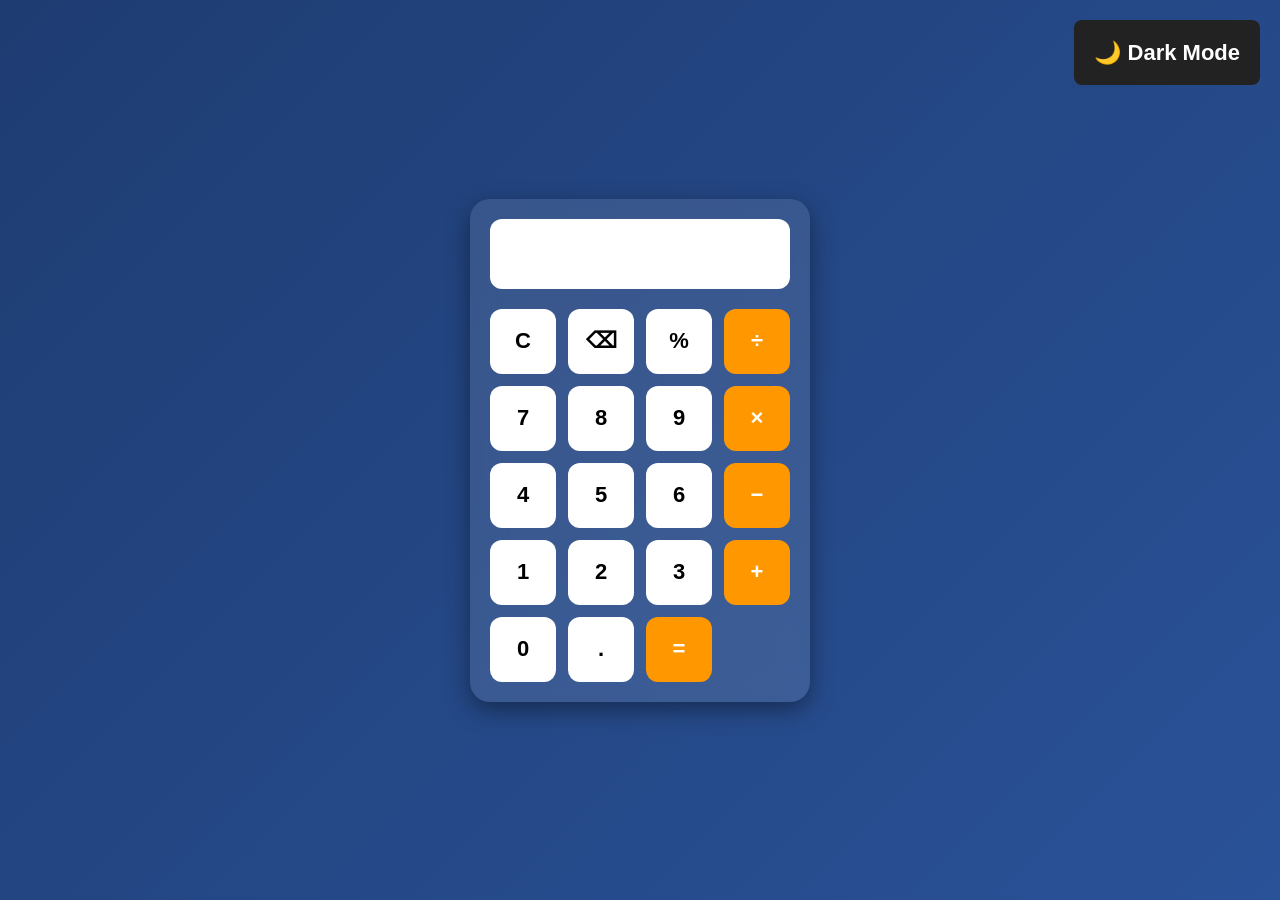
<file: calculator/index.html>
<!DOCTYPE html>
<html lang="en">
<head>
    <meta charset="UTF-8">
    <meta name="viewport" content="width=device-width, initial-scale=1.0">
    <title>Calculator</title>
    <link rel="stylesheet" href="style.css">
</head>
<body>
<button id="themeBtn" onclick="toggleTheme()">
🌙 Dark Mode
</button>
<div class="calculator">

    <input type="text" id="display" readonly>

    <div class="buttons">
       

        <button onclick="clearDisplay()">C</button>
        <button onclick="deleteLast()">⌫</button>
        <button onclick="appendValue('%')">%</button>
        <button class="operator" onclick="appendValue('/')">÷</button>

        <button onclick="appendValue('7')">7</button>
        <button onclick="appendValue('8')">8</button>
        <button onclick="appendValue('9')">9</button>
        <button class="operator" onclick="appendValue('*')">×</button>

        <button onclick="appendValue('4')">4</button>
        <button onclick="appendValue('5')">5</button>
        <button onclick="appendValue('6')">6</button>
        <button class="operator" onclick="appendValue('-')">−</button>

        <button onclick="appendValue('1')">1</button>
        <button onclick="appendValue('2')">2</button>
        <button onclick="appendValue('3')">3</button>
        <button class="operator" onclick="appendValue('+')">+</button>

        <button onclick="appendValue('0')">0</button>
        <button onclick="appendValue('.')">.</button>
        <button class="operator" onclick="calculate()">=</button>

    </div>

</div>

<script src="script.js"></script>

</body>
</html>
</file>
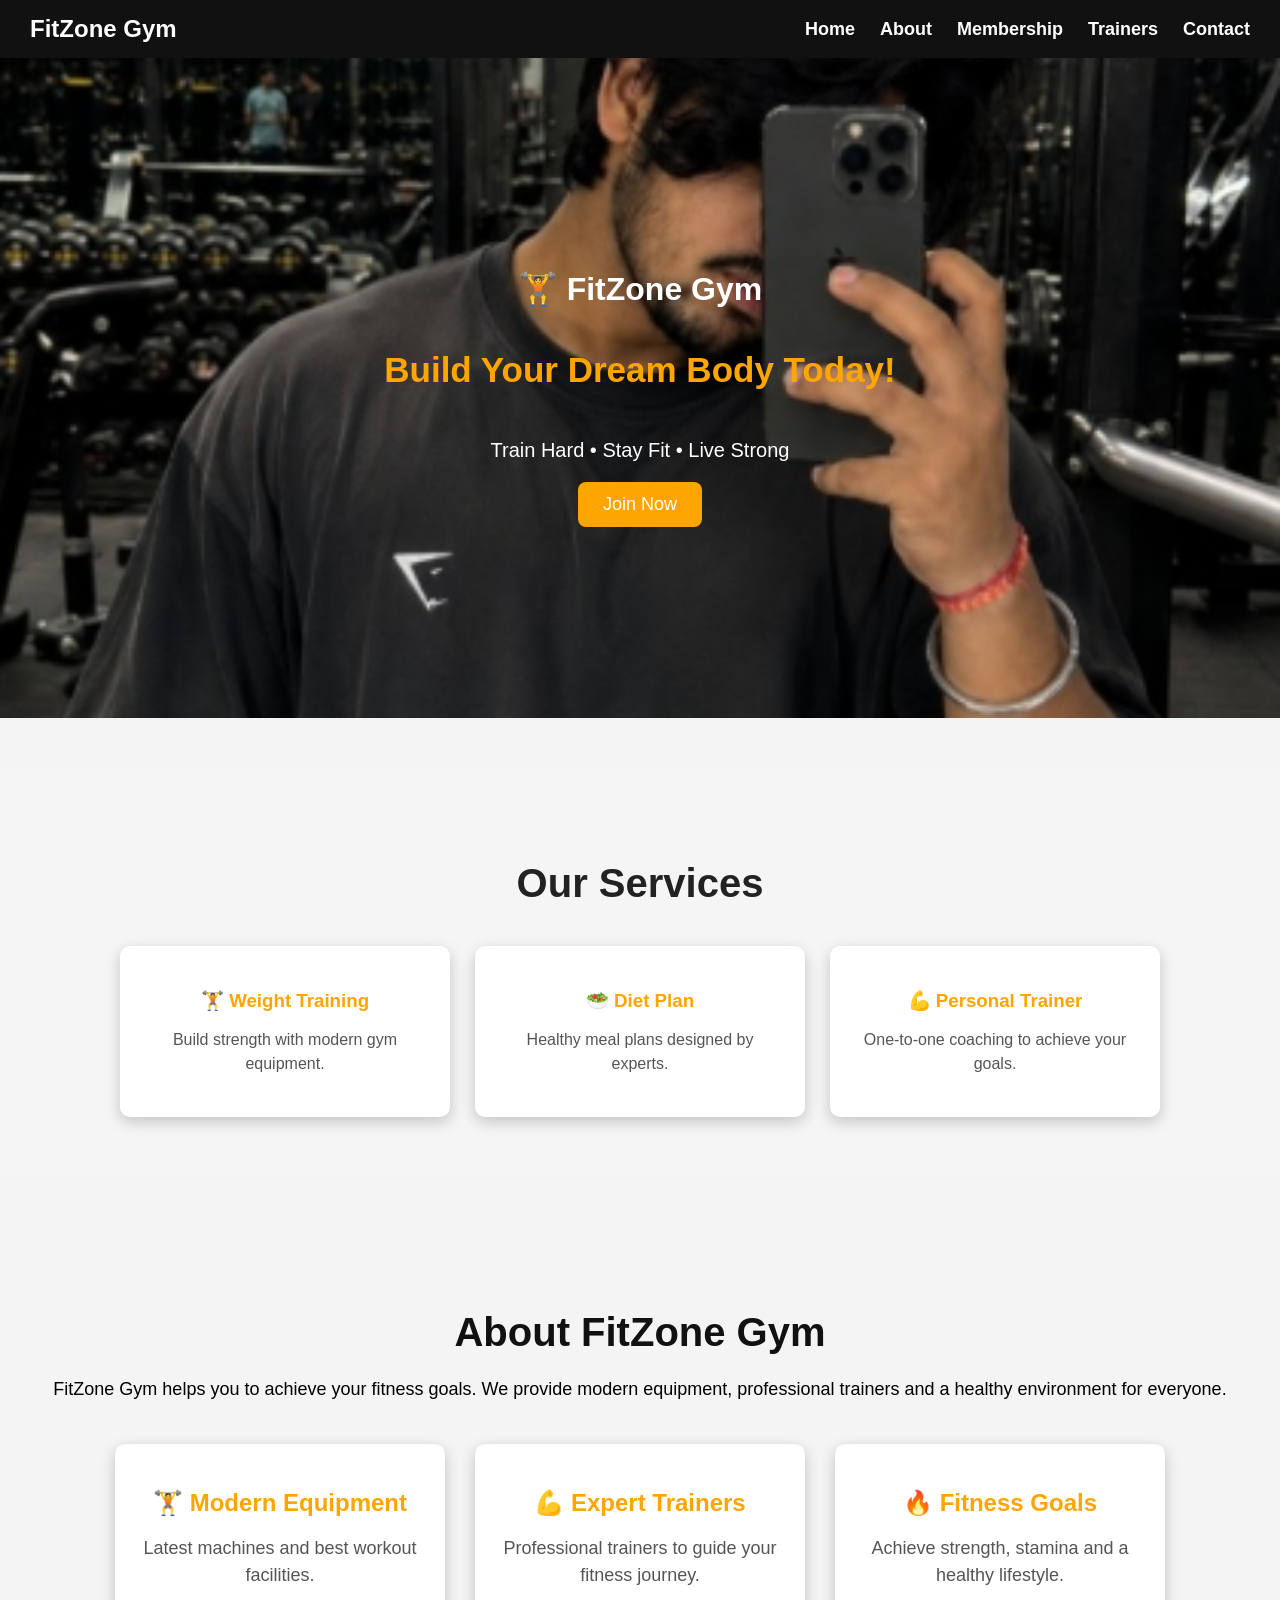
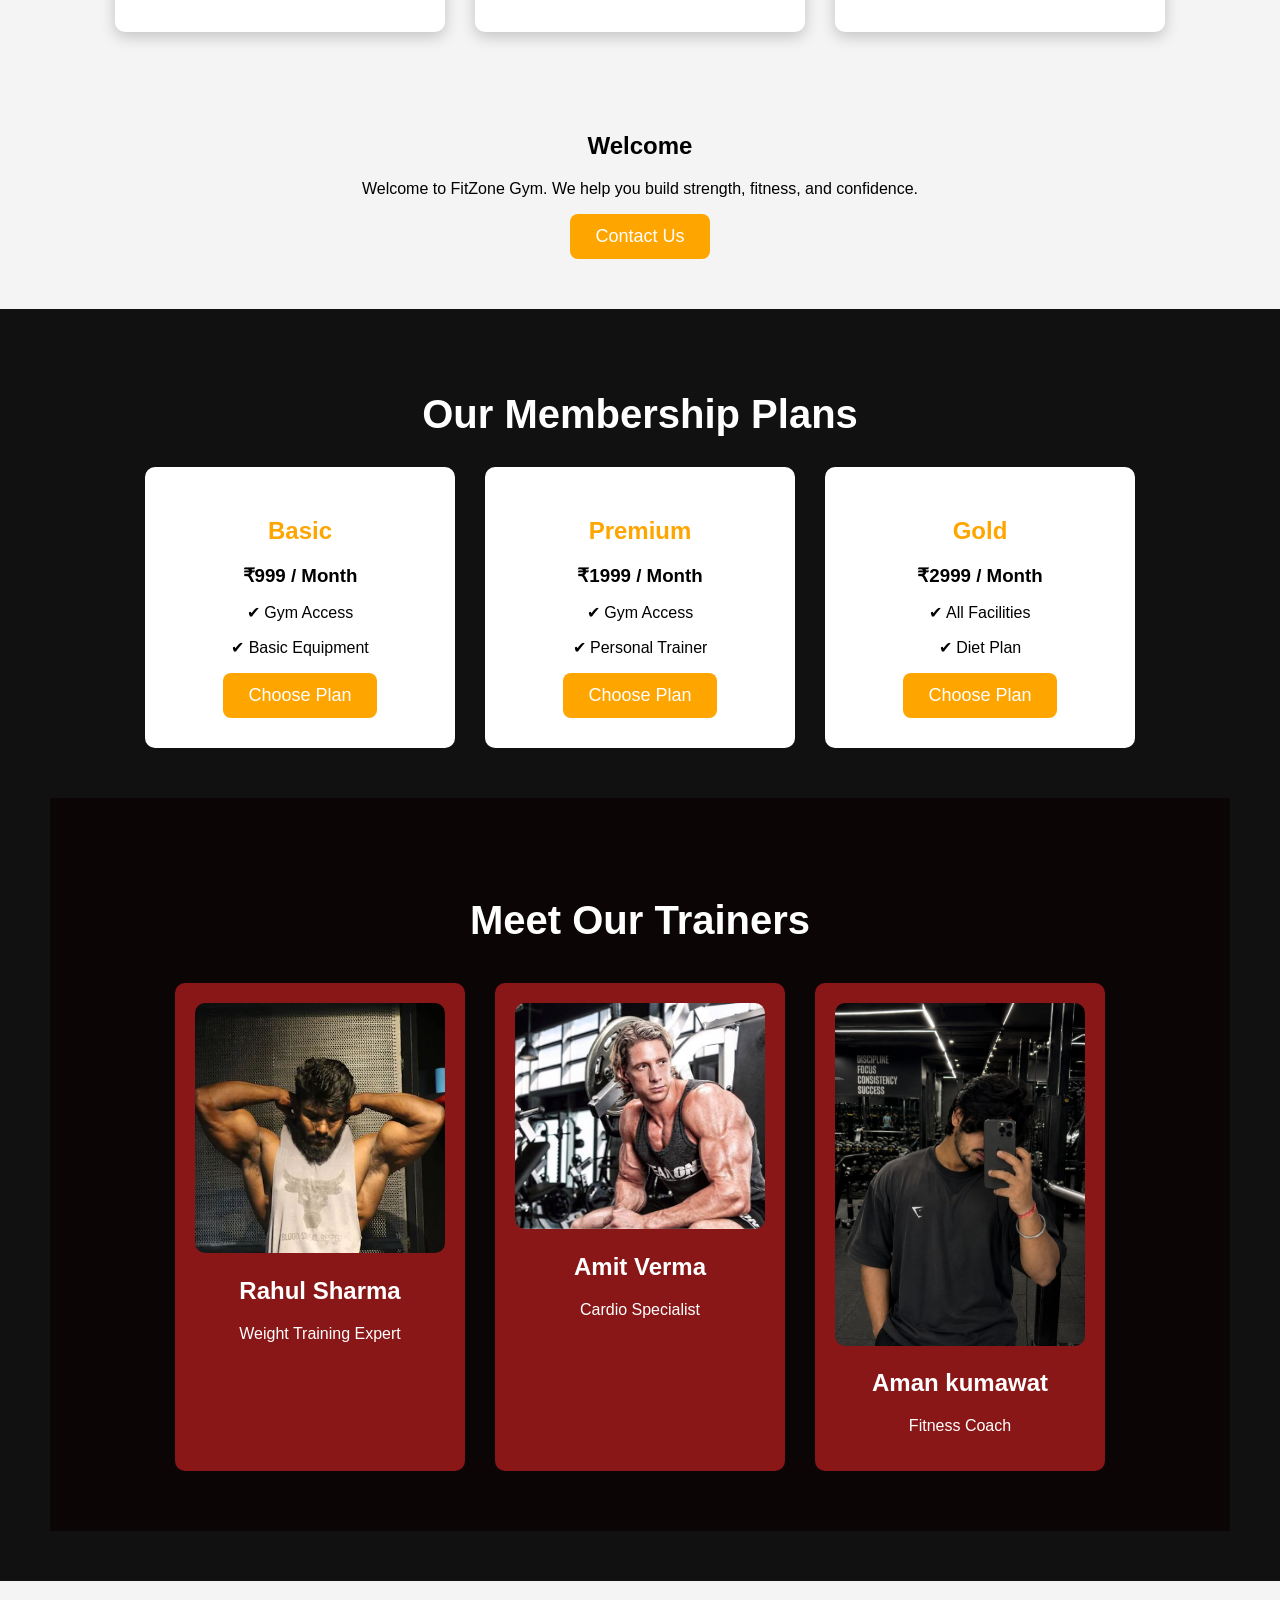
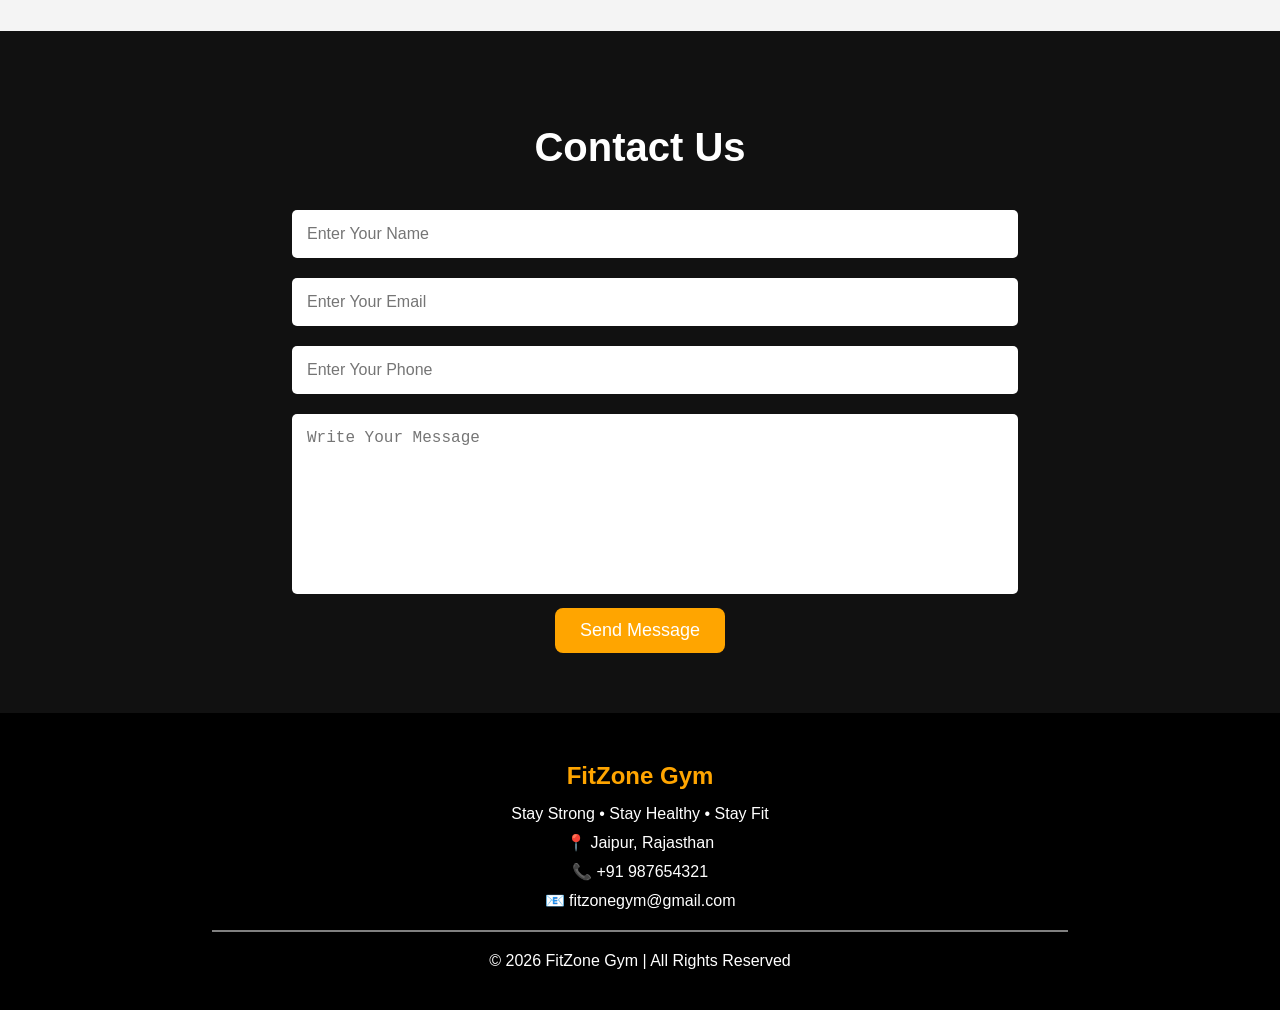
<file: fitzone-gym/index.html>
<!DOCTYPE html>
<html lang="en">
<head>
    <meta charset="UTF-8">
    <meta name="viewport" content="width=device-width, initial-scale=1.0">
    <title>FitZone Gym</title>

    <link rel="stylesheet" href="style.css">
</head>
<body>
   <nav>
    <h2>FitZone Gym</h2>

    <ul>
        <li><a href="#">Home</a></li>
        <li><a href="#about">About</a></li>
        <li><a href="#membership">Membership</a></li>
        <li><a href="#trainers">Trainers</a></li>
        <li><a href="#contact">Contact</a></li>
    </ul>
</nav>
<header>
    <h1>🏋️ FitZone Gym</h1>
    <h2>Build Your Dream Body Today!</h2>

    <p>Train Hard • Stay Fit • Live Strong</p>

    <button id="joinBtn">Join Now</button>
</header>
<section class="services">

    <h2>Our Services</h2>

    <div class="service-box">

        <div class="card">
            <h3>🏋️ Weight Training</h3>
            <p>Build strength with modern gym equipment.</p>
        </div>

        <div class="card">
            <h3>🥗 Diet Plan</h3>
            <p>Healthy meal plans designed by experts.</p>
        </div>

        <div class="card">
            <h3>💪 Personal Trainer</h3>
            <p>One-to-one coaching to achieve your goals.</p>
        </div>

    </div>

</section>
<section id="about" class="about">

    <h1>About FitZone Gym</h1>

    <p>
        FitZone Gym helps you to achieve your fitness goals.
        We provide modern equipment, professional trainers
        and a healthy environment for everyone.
    </p>

    <div class="cards">

        <div class="card">
            <h2>🏋️ Modern Equipment</h2>
            <p>Latest machines and best workout facilities.</p>
        </div>

        <div class="card">
            <h2>💪 Expert Trainers</h2>
            <p>Professional trainers to guide your fitness journey.</p>
        </div>

        <div class="card">
            <h2>🔥 Fitness Goals</h2>
            <p>Achieve strength, stamina and a healthy lifestyle.</p>
        </div>

    </div>

</section>

    <section>
        <h2>Welcome</h2>
        <p>Welcome to FitZone Gym. We help you build strength, fitness, and confidence.</p>

<button id="contactBtn">Contact Us</button>    </section><section id="membership" class="membership">

    <h1>Our Membership Plans</h1>

    <div class="plans">

        <div class="plan-card">
            <h2>Basic</h2>
            <h3>₹999 / Month</h3>
            <p>✔ Gym Access</p>
            <p>✔ Basic Equipment</p>
            <button>Choose Plan</button>
        </div>


        <div class="plan-card">
            <h2>Premium</h2>
            <h3>₹1999 / Month</h3>
            <p>✔ Gym Access</p>
            <p>✔ Personal Trainer</p>
            <button>Choose Plan</button>
        </div>


        <div class="plan-card">
            <h2>Gold</h2>
            <h3>₹2999 / Month</h3>
            <p>✔ All Facilities</p>
            <p>✔ Diet Plan</p>
            <button>Choose Plan</button>
        </div>

    </div>
    <section id="trainers" class="trainers">

    <h1>Meet Our Trainers</h1>

    <div class="trainer-container">

        <div class="trainer-card">
            <img src="image/boy.jpg" alt="Trainer">
            <h2>Rahul Sharma</h2>
            <p>Weight Training Expert</p>
        </div>

        <div class="trainer-card">
            <img src="image/boys2.jpg" alt="Trainer">
            <h2>Amit Verma</h2>
            <p>Cardio Specialist</p>
        </div>

        <div class="trainer-card">
            <img src="image/gym.png.png" alt="Trainer">
            <h2>Aman kumawat</h2>
            <p>Fitness Coach</p>
        </div>

    </div>

</section>

</section>
<section id="contact" class="contact">

    <h1>Contact Us</h1>

   <form id="contactForm">

        <input type="text" id="name" placeholder="Enter Your Name">  

        <input type="email" id="email" placeholder="Enter Your Email">

        <input type="tel" id="phone" placeholder="Enter Your Phone">

        <textarea id="message" placeholder="Write Your Message"></textarea>

        <button type="submit">Send Message</button>

    </form>

</section>
<footer>

    <h2>FitZone Gym</h2>

    <p>Stay Strong • Stay Healthy • Stay Fit</p>

    <p>📍 Jaipur, Rajasthan</p>

    <p>📞 +91 987654321</p>

    <p>📧 fitzonegym@gmail.com</p>

    <hr>

    <p>© 2026 FitZone Gym | All Rights Reserved</p>

</footer>

    <script src="script.js"></script>
    

</body>
</html>
</file>
<file: calculator/style.css>
/* Reset */

*{
    margin:0;
    padding:0;
    box-sizing:border-box;
    font-family:Arial, sans-serif;
}

/* Body */

body{
    display:flex;
    justify-content:center;
    align-items:center;
    height:100vh;
    background:linear-gradient(135deg,#1e3c72,#2a5298);
}

/* Calculator Box */

.calculator{
    width:340px;
    padding:20px;
    border-radius:20px;
    background:rgba(255,255,255,0.1);
    backdrop-filter:blur(15px);
    box-shadow:0 8px 25px rgba(0,0,0,0.4);
}

/* Display */

#display{
    width:100%;
    height:70px;
    border:none;
    outline:none;
    border-radius:12px;
    background:white;
    text-align:right;
    font-size:32px;
    padding:15px;
    margin-bottom:20px;
}

/* Buttons Grid */

.buttons{
    display:grid;
    grid-template-columns:repeat(4,1fr);
    gap:12px;
}

/* Button */

button{
    height:65px;
    border:none;
    border-radius:12px;
    font-size:22px;
    font-weight:bold;
    cursor:pointer;
    background:#ffffff;
    transition:0.3s;
}

/* Hover Effect */

button:hover{
    background:#ff9800;
    color:white;
    transform:scale(1.08);
}

/* Active Effect */

button:active{
    transform:scale(0.95);
}
/* Operator Buttons */

.operator{
    background:#ff9800;
    color:white;
}

.operator:hover{
    background:#720e0ec4;
}
/* Theme Button */

#themeBtn{
    position:absolute;
    top:20px;
    right:20px;
    padding:10px 20px;
    background:#222;
    color:white;
    border:none;
    border-radius:8px;
    cursor:pointer;
}

.dark{
    background:#111;
}

.dark .calculator{
    background:#222;
}

.dark #display{
    background:#333;
    color:white;
}

.dark button{
    background:#444;
    color:white;
}

.dark .operator{
    background:orange;
}
</file>
<file: fitzone-gym/style.css>
body{
    margin:0;
    font-family:Arial, sans-serif;
    background:#f4f4f4;
    text-align:center;}
header{
    background-image: url("image/gym.png.png");
    background-size: cover;
    background-position: center;
    background-repeat: no-repeat;

    height: 500px;

    color: white;
    text-align: center;

    display: flex;
    flex-direction: column;
    justify-content: center;
    align-items: center;
}

section{
    margin-top:50px;
}

button{
    background:orange;
    color:white;
    border:none;
    padding:12px 25px;
    font-size:18px;
    border-radius:8px;
    cursor:pointer;
}

button:hover{
    background:red;
}
/* Navigation Bar */

nav{
    background:#111;
    color:white;
    display:flex;
    justify-content:space-between;
    align-items:center;
    padding:15px 30px;
}
header h1{
    transition:0.3s;
}

header h1:hover{
    color:orange;
    transform:scale(1.1);
    cursor:pointer;
}


nav h2{
    margin:0;
}

nav ul{
    display:flex;
    list-style:none;
    margin:0;
    padding:0;
}

nav ul li{
    margin-left:25px;
}

nav ul li a{
    color:white;
    text-decoration:none;
    font-size:18px;
    font-weight:bold;
}

nav ul li a:hover{
    color:orange;
}
header{
    padding:80px 20px;
}

header h2{
    font-size:35px;
    margin-top:20px;
    color:orange;
}

header p{
    font-size:20px;
}
/* About Section */

.about{
    padding:50px;
    text-align:center;
    background:#f4f4f4;
}

.about h1{
    font-size:40px;
    margin-bottom:20px;
    color:#111;
}

.about p{
    font-size:18px;
    line-height:1.6;
}


.cards{
    display:flex;
    justify-content:center;
    gap:30px;
    margin-top:40px;
}


.card{
    background:white;
    width:250px;
    padding:25px;
    border-radius:10px;
    box-shadow:0 0 10px gray;
    transition:0.3s;
}


.card:hover{
    transform:translateY(-10px);
}


.card h2{
    color:orange;
    margin-bottom:15px;
}
/* Membership Section */

.membership{
    padding:50px;
    text-align:center;
    background:#111;
    color:white;
}


.membership h1{
    font-size:40px;
    margin-bottom:30px;
}


.plans{
    display:flex;
    justify-content:center;
    gap:30px;
}


.plan-card{
    background:white;
    color:black;
    width:250px;
    padding:30px;
    border-radius:10px;
    transition:0.3s;
}


.plan-card:hover{
    transform:translateY(-10px);
}


.plan-card h2{
    color:orange;
}


.plan-card h3{
    margin:15px;
}
.trainers{
    padding:60px;
    text-align:center;
    background:#0c0505;
}
.trainer-container{
    display:flex;
    justify-content:center;
    gap:30px;
    margin-top:40px;
}
.trainer-card{
    width:250px;
    background:rgb(138, 23, 23);
    padding:20px;
    border-radius:10px;
}
.trainer-card img{
    width:100%;
    border-radius:10px;
}
/* Contact Section */

.contact{
    padding:60px;
    background:#111;
    text-align:center;
    color:white;
}

.contact h1{
    margin-bottom:30px;
    font-size:40px;
}

.contact form{
    width:60%;
    margin:auto;
}

.contact input,
.contact textarea{
    width:100%;
    padding:15px;
    margin:10px 0;
    border:none;
    border-radius:5px;
    font-size:16px;
}

.contact textarea{
    height:150px;
    resize:none;
}
/* Footer */

footer{
    background:#000;
    color:white;
    text-align:center;
    padding:30px;
}

footer h2{
    color:orange;
    margin-bottom:15px;
}

footer p{
    margin:10px 0;
}

footer hr{
    margin:20px auto;
    width:70%;
    border:1px solid gray;
}
/* ==========================
   Responsive Design
========================== */

@media (max-width:768px){

    nav{
        flex-direction:column;
        padding:20px;
    }

    nav ul{
        flex-direction:column;
        align-items:center;
        margin-top:15px;
    }

    nav ul li{
        margin:10px 0;
    }

    header h1{
        font-size:35px;
    }

    header h2{
        font-size:24px;
    }

    header p{
        font-size:16px;
    }

    .cards,
    .plans,
    .trainer-container{
        flex-direction:column;
        align-items:center;
    }

    .contact form{
        width:90%;
    }

    .card,
    .plan-card,
    .trainer-card{
        width:90%;
    }

}
html{
    scroll-behavior: smooth;
}
/* Services Section */

.services{
    padding:60px 20px;
    text-align:center;
    background:#f5f5f5;
}

.services h2{
    font-size:40px;
    margin-bottom:40px;
    color:#222;
}

.service-box{
    display:flex;
    justify-content:center;
    gap:25px;
    flex-wrap:wrap;
}

.card{
    width:280px;
    background:white;
    padding:25px;
    border-radius:10px;
    box-shadow:0 5px 15px rgba(0,0,0,0.2);
    transition:0.3s;
}

.card:hover{
    transform:translateY(-10px);
}

.card h3{
    color:orange;
    margin-bottom:15px;
}

.card p{
    color:#555;
    line-height:1.5;
}
</file>
